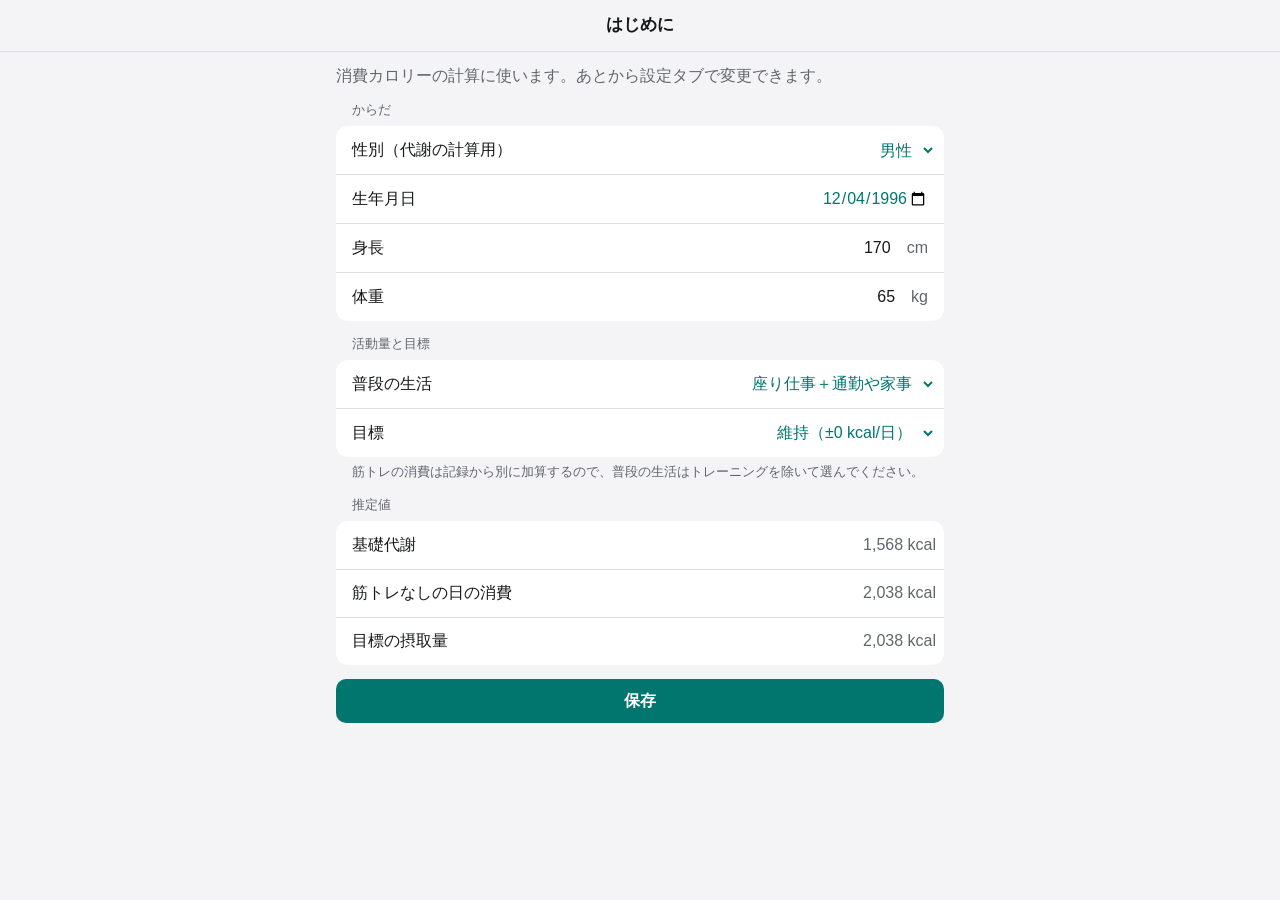
<file: index.html>
<!doctype html>
<html lang="ja">
<head>
  <meta charset="utf-8">
  <meta name="viewport" content="width=device-width, initial-scale=1, viewport-fit=cover">
  <meta http-equiv="Content-Security-Policy" content="default-src 'self'; img-src 'self' data:; connect-src 'self'; object-src 'none'; base-uri 'none'; form-action 'none'">
  <title>筋トレ記録</title>
  <link rel="canonical" href="https://nktakumi.github.io/musclelog/">
  <meta name="google-site-verification" content="HfoTJEQAAYgWiMJGTpiPI_5QAORv-1z4fcdpuI_-7xI">
  <meta name="description" content="筋トレの記録とカロリー収支をまとめて管理するアプリ">
  <meta name="theme-color" content="#f4f4f6" media="(prefers-color-scheme: light)">
  <meta name="theme-color" content="#111214" media="(prefers-color-scheme: dark)">
  <meta name="mobile-web-app-capable" content="yes">
  <meta name="apple-mobile-web-app-capable" content="yes">
  <meta name="apple-mobile-web-app-status-bar-style" content="default">
  <meta name="apple-mobile-web-app-title" content="筋トレ記録">
  <link rel="manifest" href="manifest.webmanifest">
  <link rel="apple-touch-icon" href="icons/icon-180.png">
  <link rel="icon" href="icons/icon-192.png">
  <link rel="stylesheet" href="styles.css">
</head>
<body>
  <div id="app"></div>
  <noscript>このアプリを使うにはJavaScriptを有効にしてください。</noscript>
  <script type="module" src="js/app.js"></script>
</body>
</html>
</file>
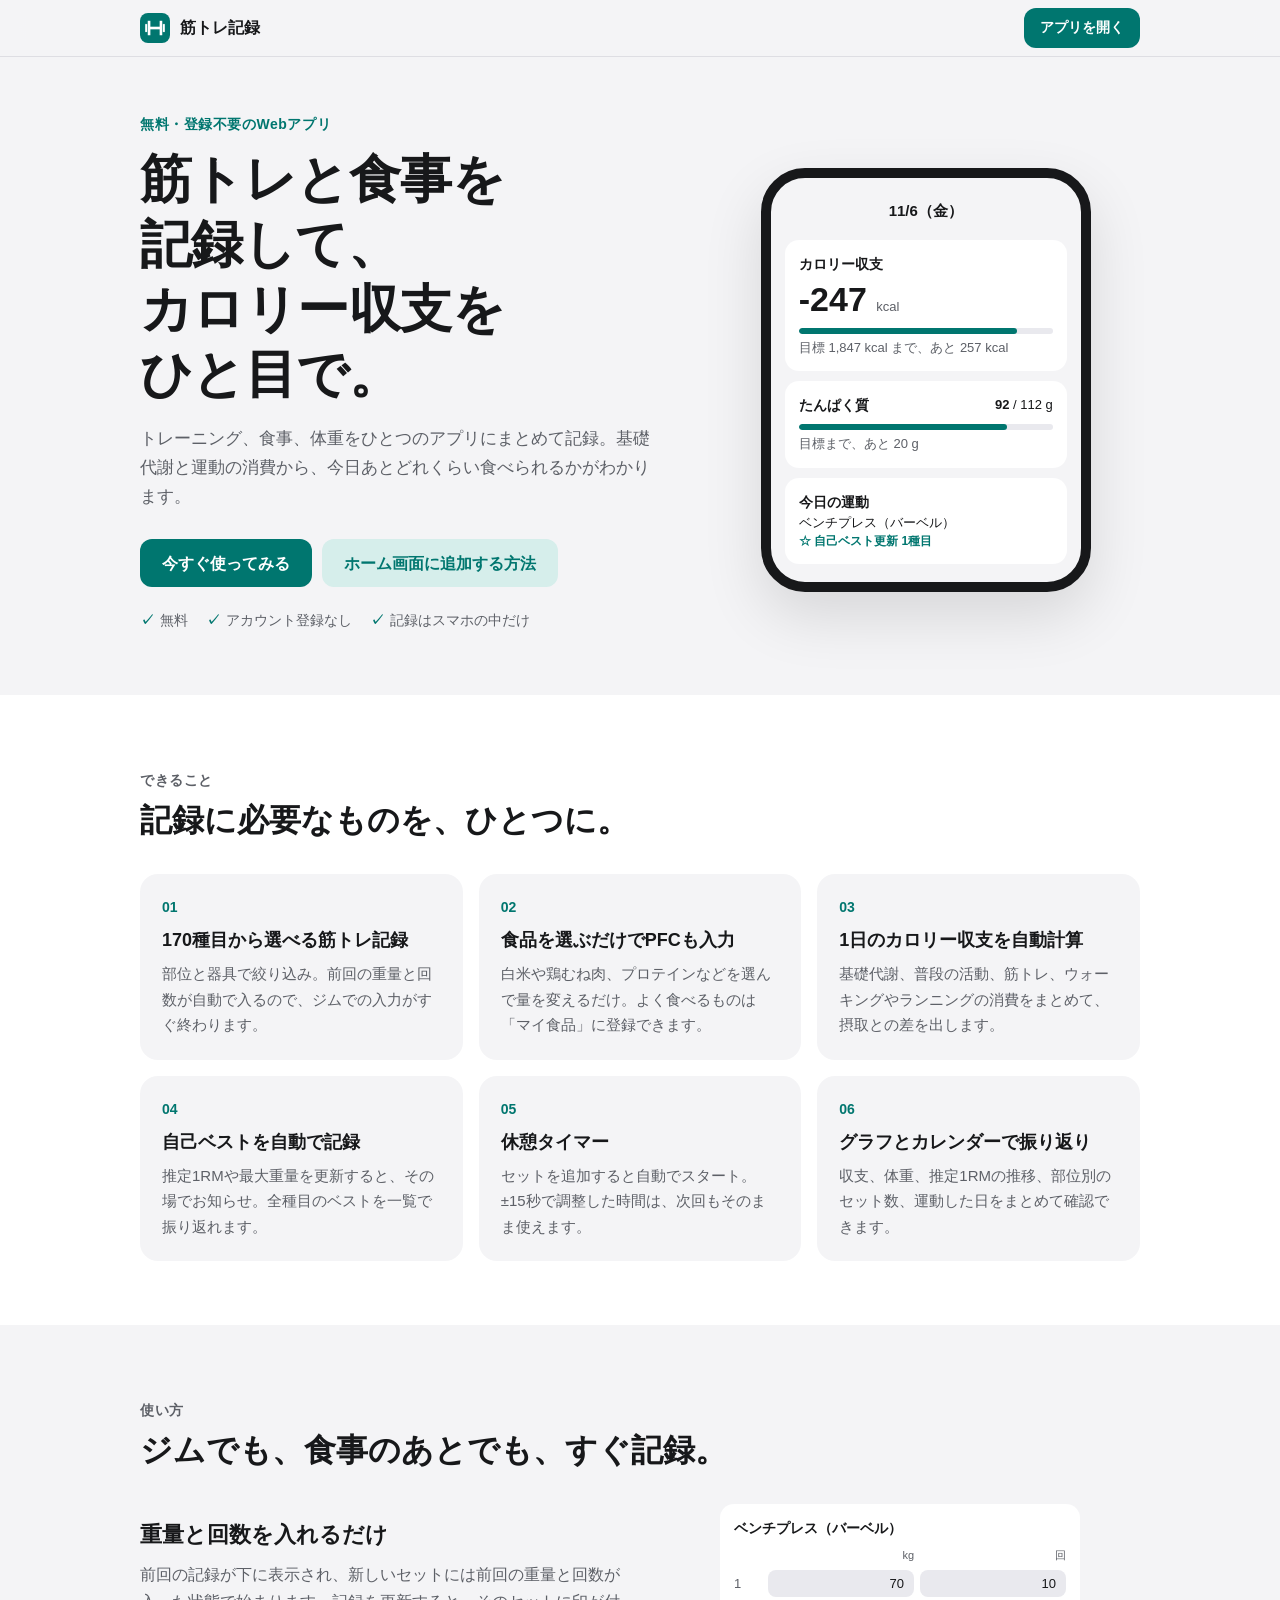
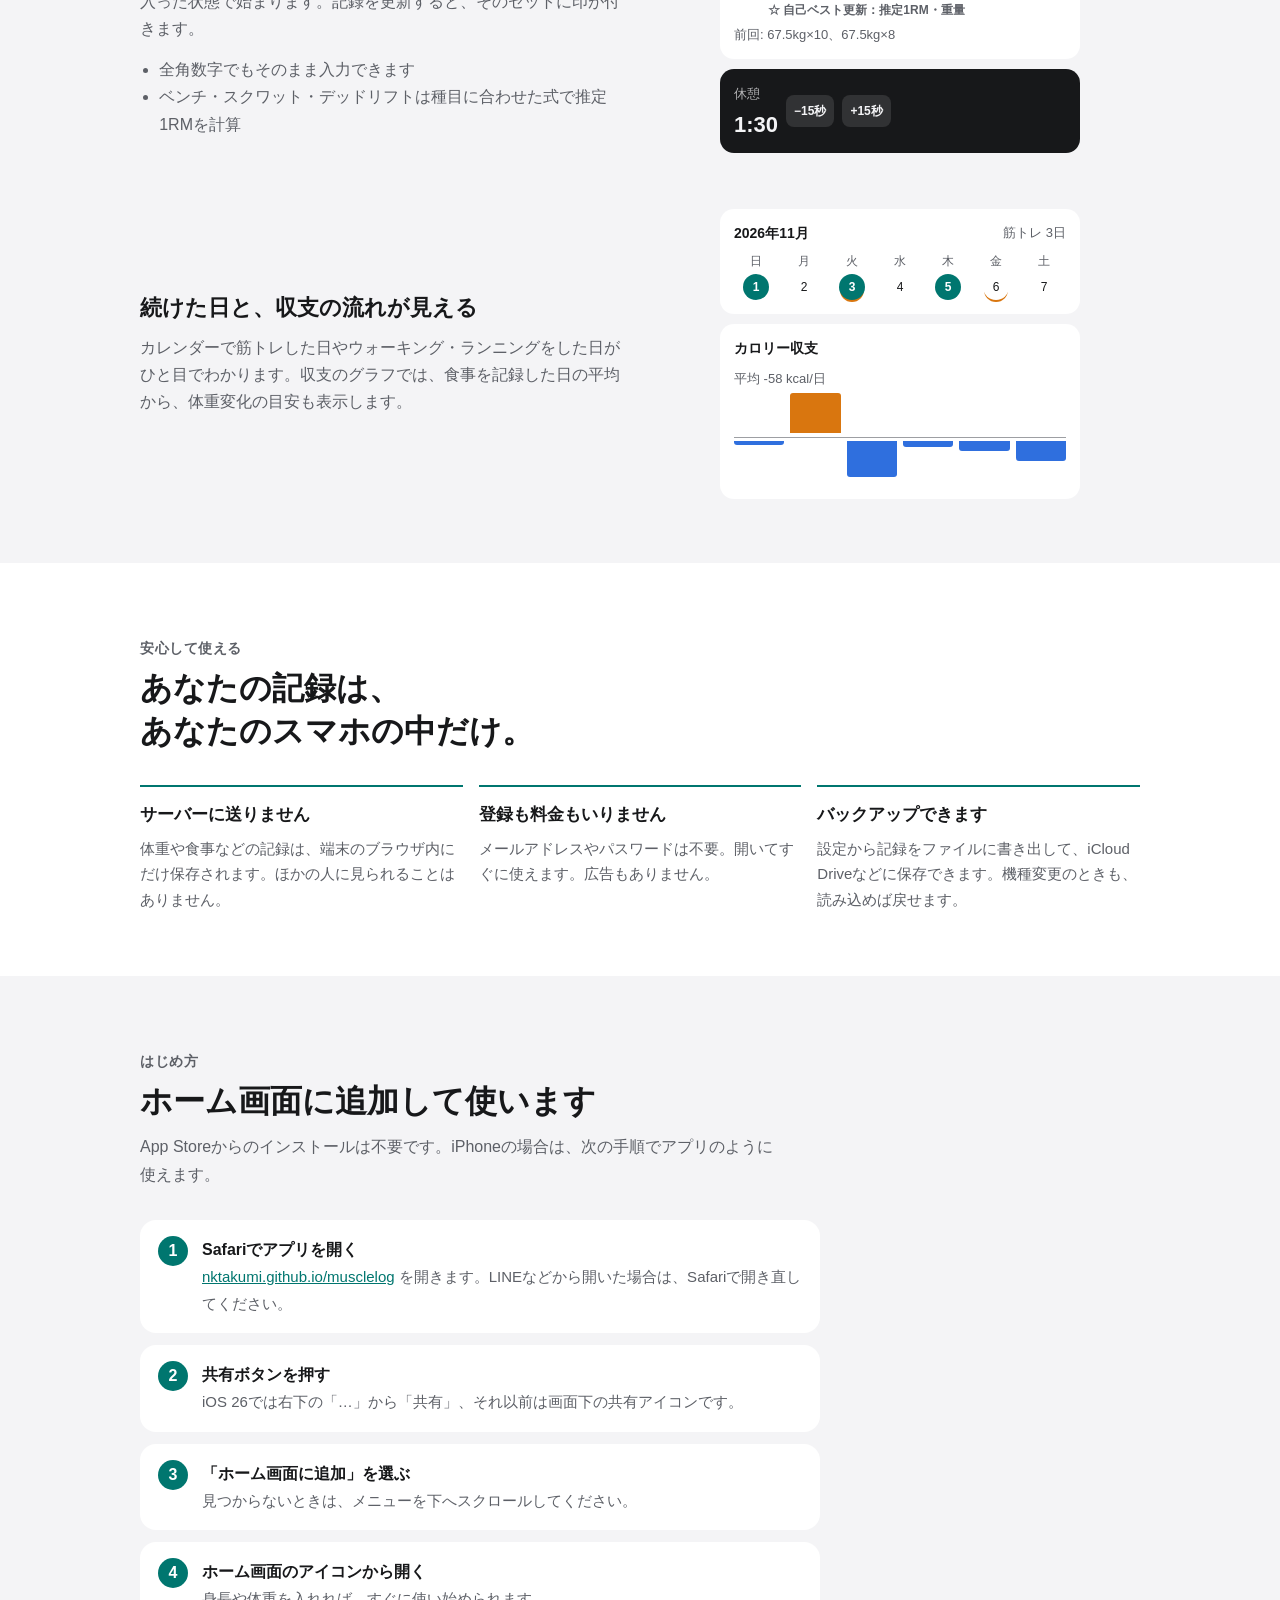
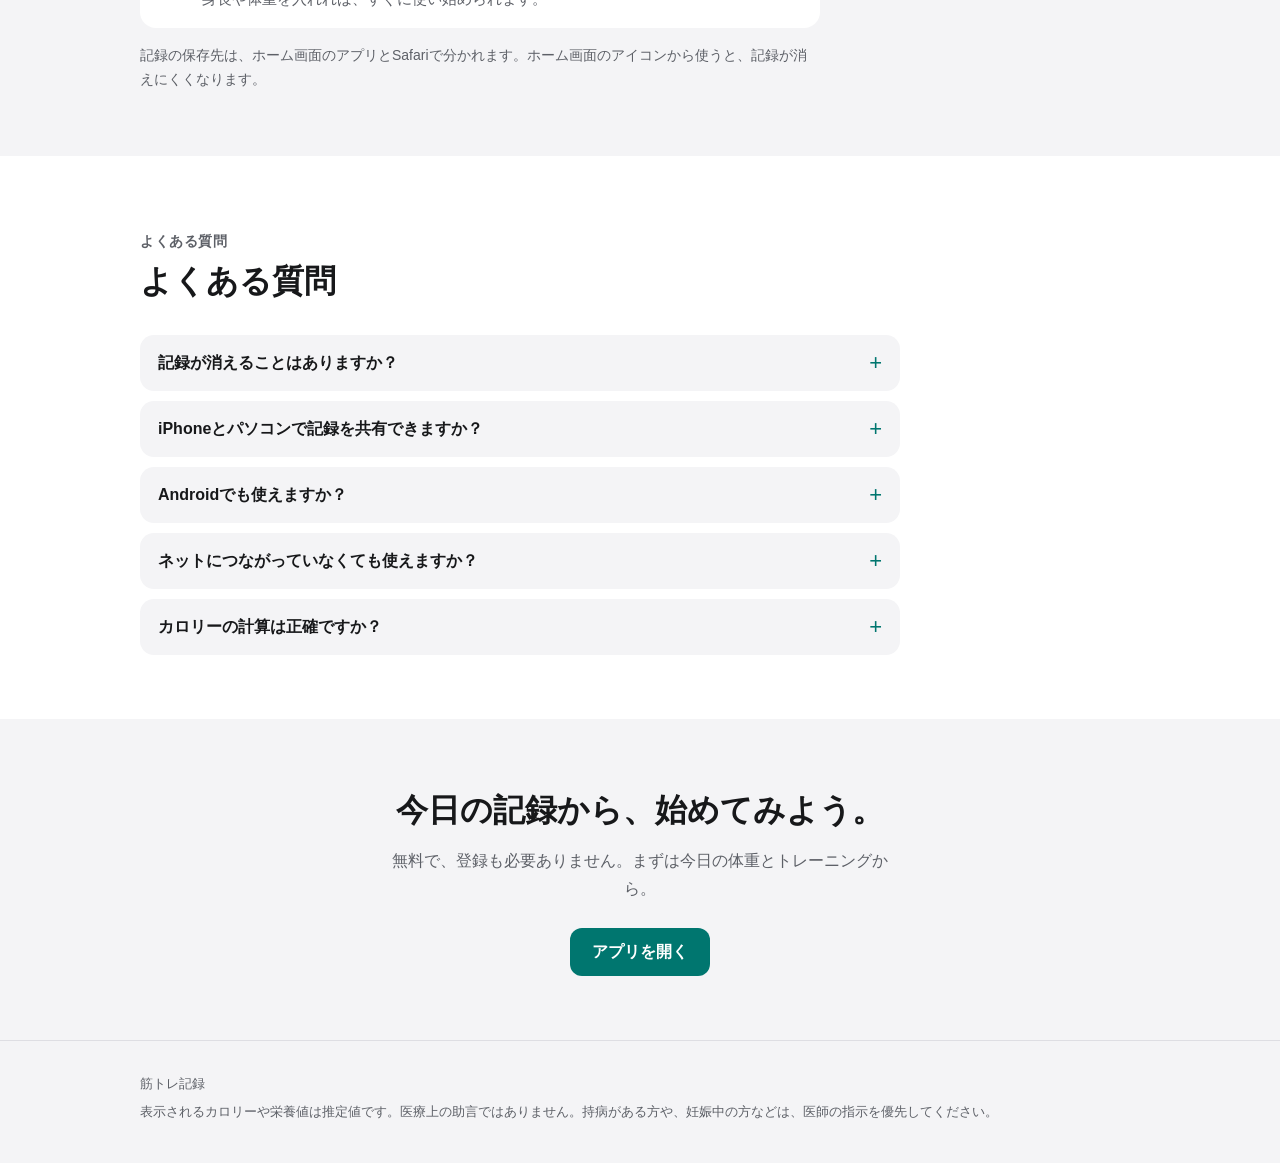
<file: about/index.html>
<!doctype html>
<html lang="ja">
<head>
  <meta charset="utf-8">
  <meta name="viewport" content="width=device-width, initial-scale=1, viewport-fit=cover">
  <meta http-equiv="Content-Security-Policy" content="default-src 'self'; img-src 'self' data:; style-src 'self' 'unsafe-inline'; script-src 'none'; object-src 'none'; base-uri 'none'; form-action 'none'">
  <title>筋トレ記録 — 筋トレとカロリー収支をひとつに</title>
  <meta name="description" content="筋トレ、食事、体重をまとめて記録して、1日のカロリー収支がわかる無料のアプリ。登録不要、記録はあなたのスマホの中だけに保存されます。">
  <link rel="canonical" href="https://nktakumi.github.io/musclelog/about/">
  <meta name="google-site-verification" content="HfoTJEQAAYgWiMJGTpiPI_5QAORv-1z4fcdpuI_-7xI">
  <meta property="og:type" content="website">
  <meta property="og:title" content="筋トレ記録">
  <meta property="og:description" content="筋トレ、食事、体重をまとめて記録して、1日のカロリー収支がわかる無料のアプリ。登録不要。">
  <meta property="og:url" content="https://nktakumi.github.io/musclelog/about/">
  <meta property="og:image" content="https://nktakumi.github.io/musclelog/icons/icon-512.png">
  <meta name="twitter:card" content="summary">
  <meta name="theme-color" content="#f4f4f6" media="(prefers-color-scheme: light)">
  <meta name="theme-color" content="#111214" media="(prefers-color-scheme: dark)">
  <link rel="icon" href="../icons/icon-192.png">
  <link rel="apple-touch-icon" href="../icons/icon-180.png">
  <style>
    :root {
      color-scheme: light dark;
      --bg: #f4f4f6;
      --surface: #ffffff;
      --surface-2: #e9e9ee;
      --text: #17181a;
      --muted: #5d6067;
      --line: #dedee3;
      --accent: #00766f;
      --accent-soft: #d6eeeb;
      --on-accent: #ffffff;
      --deficit: #2f6fde;
      --surplus: #d9760f;
      --shadow: 0 24px 60px rgb(0 0 0 / 0.12);
    }
    @media (prefers-color-scheme: dark) {
      :root {
        --bg: #111214;
        --surface: #1c1d20;
        --surface-2: #2b2c31;
        --text: #f3f3f5;
        --muted: #a3a6ad;
        --line: #34353a;
        --accent: #3fc9bd;
        --accent-soft: #123b38;
        --on-accent: #06211f;
        --deficit: #5b8fe8;
        --surplus: #d97f22;
        --shadow: 0 24px 60px rgb(0 0 0 / 0.5);
      }
    }

    * { box-sizing: border-box; }
    html { -webkit-text-size-adjust: 100%; scroll-behavior: smooth; }
    body {
      margin: 0;
      background: var(--bg);
      color: var(--text);
      font-family: -apple-system, BlinkMacSystemFont, "Hiragino Sans", "Hiragino Kaku Gothic ProN", "Yu Gothic UI", sans-serif;
      font-size: 16px;
      line-height: 1.7;
    }
    h1, h2, h3, p { margin: 0; }
    a { color: var(--accent); }
    .wrap { width: 100%; max-width: 1040px; margin: 0 auto; padding: 0 20px; }
    .tnum { font-variant-numeric: tabular-nums; }
    /* 日本語の見出しが文節の途中で改行されないようにする */
    .kw { display: inline-block; }
    h1, h2, h3 { text-wrap: balance; }

    /* ヘッダー */
    .top {
      position: sticky; top: 0; z-index: 5;
      background: color-mix(in srgb, var(--bg) 88%, transparent);
      backdrop-filter: blur(12px);
      -webkit-backdrop-filter: blur(12px);
      border-bottom: 1px solid var(--line);
      padding-top: env(safe-area-inset-top);
    }
    .top .wrap { display: flex; align-items: center; justify-content: space-between; min-height: 56px; gap: 12px; }
    .brand { display: flex; align-items: center; gap: 10px; font-weight: 700; color: var(--text); text-decoration: none; }
    .brand img { width: 30px; height: 30px; border-radius: 8px; }
    .btn {
      display: inline-flex; align-items: center; justify-content: center;
      min-height: 48px; padding: 0 22px; border-radius: 12px;
      background: var(--accent); color: var(--on-accent);
      font-weight: 700; text-decoration: none; white-space: nowrap;
    }
    .btn.small { min-height: 40px; padding: 0 16px; font-size: 14px; }
    .btn.ghost { background: var(--accent-soft); color: var(--accent); }

    /* ファーストビュー */
    .hero { padding: 56px 0 48px; }
    .hero .wrap { display: grid; grid-template-columns: 1.1fr 0.9fr; gap: 48px; align-items: center; }
    .eyebrow { color: var(--accent); font-weight: 700; font-size: 14px; letter-spacing: 0.04em; }
    .hero h1 { font-size: clamp(32px, 5.4vw, 52px); line-height: 1.25; letter-spacing: -0.01em; margin: 10px 0 18px; }
    .hero .lead { color: var(--muted); font-size: 17px; max-width: 34em; }
    .cta { display: flex; flex-wrap: wrap; gap: 10px; margin-top: 28px; }
    .facts { display: flex; flex-wrap: wrap; gap: 8px 18px; margin-top: 22px; padding: 0; list-style: none; color: var(--muted); font-size: 14px; }
    .facts li::before { content: "✓"; color: var(--accent); font-weight: 700; margin-right: 6px; }

    /* アプリ画面のイメージ（HTMLで描画） */
    .phone {
      justify-self: center;
      width: 100%; max-width: 330px;
      background: var(--bg);
      border: 10px solid var(--text);
      border-radius: 44px;
      padding: 20px 14px 18px;
      box-shadow: var(--shadow);
      display: flex; flex-direction: column; gap: 10px;
    }
    .phone-title { text-align: center; font-weight: 700; font-size: 15px; padding-bottom: 6px; }
    .mock { background: var(--surface); border-radius: 14px; padding: 14px; font-size: 13px; line-height: 1.5; }
    .mock h3 { font-size: 14px; }
    .mock .big { font-size: 34px; font-weight: 800; line-height: 1.2; margin-top: 4px; }
    .mock .big small { font-size: 13px; font-weight: 400; color: var(--muted); }
    .mock .muted { color: var(--muted); }
    .bar { height: 6px; border-radius: 3px; background: var(--surface-2); overflow: hidden; margin: 8px 0 4px; }
    .bar span { display: block; height: 100%; background: var(--accent); border-radius: 3px; }
    .row { display: flex; justify-content: space-between; gap: 8px; }
    .row + .row { margin-top: 2px; }
    .badge { color: var(--accent); font-weight: 700; font-size: 12px; }

    /* セクション */
    section { padding: 64px 0; }
    .section-head { max-width: 640px; margin-bottom: 32px; }
    .section-head h2 { font-size: clamp(24px, 3.6vw, 32px); line-height: 1.35; margin-top: 6px; }
    .section-head p { color: var(--muted); margin-top: 10px; }
    .alt { background: var(--surface); }
    .alt .mock { background: var(--bg); }

    .features { display: grid; grid-template-columns: repeat(3, minmax(0, 1fr)); gap: 16px; }
    .feature { background: var(--surface); border-radius: 18px; padding: 22px; display: flex; flex-direction: column; gap: 8px; }
    .alt .feature { background: var(--bg); }
    .feature .num { color: var(--accent); font-weight: 800; font-size: 14px; }
    .feature h3 { font-size: 18px; line-height: 1.4; }
    .feature p { color: var(--muted); font-size: 15px; }

    .split { display: grid; grid-template-columns: 1fr 1fr; gap: 40px; align-items: center; }
    .split h3 { font-size: 22px; line-height: 1.4; }
    .split .mock h3 { font-size: 14px; line-height: 1.5; }
    .split p { color: var(--muted); margin-top: 10px; }
    .split ul { margin: 14px 0 0; padding-left: 1.2em; color: var(--muted); }
    .split + .split { margin-top: 56px; }
    .stack { display: flex; flex-direction: column; gap: 10px; max-width: 360px; width: 100%; justify-self: center; }

    .sets { display: grid; grid-template-columns: 28px 1fr 1fr; gap: 6px; align-items: center; }
    .sets .cell { background: var(--surface-2); border-radius: 8px; padding: 4px 10px; text-align: right; }
    .sets .head { color: var(--muted); font-size: 11px; text-align: right; }
    .timer {
      display: flex; align-items: center; gap: 8px;
      background: var(--text); color: var(--bg);
      border-radius: 14px; padding: 10px 12px 10px 14px;
    }
    .timer strong { font-size: 22px; flex: 1; }
    .timer span { background: rgb(127 127 127 / 0.25); border-radius: 8px; padding: 6px 8px; font-size: 12px; font-weight: 700; }

    .cal { display: grid; grid-template-columns: repeat(7, 1fr); gap: 4px; text-align: center; font-size: 12px; }
    .cal b { font-weight: 400; color: var(--muted); }
    .cal i { font-style: normal; width: 26px; height: 26px; line-height: 26px; border-radius: 50%; margin: 0 auto; }
    .cal i.on { background: var(--accent); color: var(--on-accent); font-weight: 700; }
    .cal i.walk { box-shadow: 0 3px 0 -1px var(--surplus); }

    .chart { display: flex; align-items: center; gap: 6px; height: 96px; padding: 4px 0; position: relative; }
    .chart::before { content: ""; position: absolute; left: 0; right: 0; top: 50%; border-top: 1px solid var(--muted); opacity: 0.6; }
    .chart span { flex: 1; border-radius: 3px; }
    .chart .minus { background: var(--deficit); align-self: flex-start; margin-top: 48px; border-radius: 0 0 3px 3px; }
    .chart .plus { background: var(--surplus); align-self: flex-end; margin-bottom: 48px; border-radius: 3px 3px 0 0; }

    .privacy { display: grid; grid-template-columns: repeat(3, minmax(0, 1fr)); gap: 16px; }
    .privacy div { border-top: 2px solid var(--accent); padding-top: 14px; }
    .privacy h3 { font-size: 17px; }
    .privacy p { color: var(--muted); font-size: 15px; margin-top: 6px; }

    .steps { counter-reset: step; list-style: none; padding: 0; margin: 0; display: grid; gap: 12px; max-width: 680px; }
    .steps li { counter-increment: step; background: var(--surface); border-radius: 16px; padding: 16px 18px 16px 62px; position: relative; }
    .alt .steps li { background: var(--bg); }
    .steps li::before {
      content: counter(step);
      position: absolute; left: 18px; top: 16px;
      width: 30px; height: 30px; border-radius: 50%;
      background: var(--accent); color: var(--on-accent);
      font-weight: 800; text-align: center; line-height: 30px;
    }
    .steps strong { display: block; }
    .steps span { color: var(--muted); font-size: 15px; }
    .note { margin-top: 16px; color: var(--muted); font-size: 14px; max-width: 680px; }

    details { background: var(--surface); border-radius: 14px; padding: 0 18px; max-width: 760px; }
    details + details { margin-top: 10px; }
    .alt details { background: var(--bg); }
    summary { min-height: 56px; display: flex; align-items: center; font-weight: 700; cursor: pointer; list-style: none; gap: 12px; }
    summary::-webkit-details-marker { display: none; }
    summary::after { content: "+"; margin-left: auto; color: var(--accent); font-size: 22px; font-weight: 400; }
    details[open] summary::after { content: "−"; }
    details p { color: var(--muted); padding-bottom: 18px; }

    .final { text-align: center; }
    .final h2 { font-size: clamp(24px, 3.6vw, 32px); }
    .final p { color: var(--muted); margin: 10px auto 26px; max-width: 32em; }
    footer { padding: 32px 0 calc(40px + env(safe-area-inset-bottom)); color: var(--muted); font-size: 13px; border-top: 1px solid var(--line); }
    footer p + p { margin-top: 6px; }

    @media (max-width: 820px) {
      .hero { padding-top: 36px; }
      .hero .wrap, .split { grid-template-columns: 1fr; gap: 36px; }
      .features, .privacy { grid-template-columns: 1fr; }
      .split .stack { order: 2; }
      section { padding: 48px 0; }
    }
    @media (max-width: 380px) {
      .top .btn { padding: 0 12px; }
      .phone { border-width: 8px; }
    }
  </style>
</head>
<body>
  <header class="top">
    <div class="wrap">
      <a class="brand" href="./"><img src="../icons/icon-192.png" alt="" width="30" height="30">筋トレ記録</a>
      <a class="btn small" href="../">アプリを開く</a>
    </div>
  </header>

  <main>
    <section class="hero">
      <div class="wrap">
        <div>
          <p class="eyebrow">無料・登録不要のWebアプリ</p>
          <h1><span class="kw">筋トレと食事を</span><span class="kw">記録して、</span><br><span class="kw">カロリー収支を</span><span class="kw">ひと目で。</span></h1>
          <p class="lead">トレーニング、食事、体重をひとつのアプリにまとめて記録。基礎代謝と運動の消費から、今日あとどれくらい食べられるかがわかります。</p>
          <div class="cta">
            <a class="btn" href="../">今すぐ使ってみる</a>
            <a class="btn ghost" href="#install">ホーム画面に追加する方法</a>
          </div>
          <ul class="facts">
            <li>無料</li>
            <li>アカウント登録なし</li>
            <li>記録はスマホの中だけ</li>
          </ul>
        </div>

        <div class="phone" aria-label="アプリの「今日」の画面のイメージ" role="img">
          <p class="phone-title">11/6（金）</p>
          <div class="mock">
            <h3>カロリー収支</h3>
            <p class="big tnum">-247 <small>kcal</small></p>
            <div class="bar"><span style="width: 86%"></span></div>
            <p class="muted">目標 1,847 kcal まで、あと 257 kcal</p>
          </div>
          <div class="mock">
            <div class="row"><h3>たんぱく質</h3><span class="tnum"><b>92</b> / 112 g</span></div>
            <div class="bar"><span style="width: 82%"></span></div>
            <p class="muted">目標まで、あと 20 g</p>
          </div>
          <div class="mock">
            <h3>今日の運動</h3>
            <p>ベンチプレス（バーベル）</p>
            <p class="badge">☆ 自己ベスト更新 1種目</p>
          </div>
        </div>
      </div>
    </section>

    <section class="alt" aria-labelledby="features-title">
      <div class="wrap">
        <div class="section-head">
          <p class="eyebrow">できること</p>
          <h2 id="features-title"><span class="kw">記録に必要なものを、</span><span class="kw">ひとつに。</span></h2>
        </div>
        <div class="features">
          <div class="feature">
            <span class="num">01</span>
            <h3>170種目から選べる筋トレ記録</h3>
            <p>部位と器具で絞り込み。前回の重量と回数が自動で入るので、ジムでの入力がすぐ終わります。</p>
          </div>
          <div class="feature">
            <span class="num">02</span>
            <h3>食品を選ぶだけでPFCも入力</h3>
            <p>白米や鶏むね肉、プロテインなどを選んで量を変えるだけ。よく食べるものは「マイ食品」に登録できます。</p>
          </div>
          <div class="feature">
            <span class="num">03</span>
            <h3>1日のカロリー収支を自動計算</h3>
            <p>基礎代謝、普段の活動、筋トレ、ウォーキングやランニングの消費をまとめて、摂取との差を出します。</p>
          </div>
          <div class="feature">
            <span class="num">04</span>
            <h3>自己ベストを自動で記録</h3>
            <p>推定1RMや最大重量を更新すると、その場でお知らせ。全種目のベストを一覧で振り返れます。</p>
          </div>
          <div class="feature">
            <span class="num">05</span>
            <h3>休憩タイマー</h3>
            <p>セットを追加すると自動でスタート。±15秒で調整した時間は、次回もそのまま使えます。</p>
          </div>
          <div class="feature">
            <span class="num">06</span>
            <h3>グラフとカレンダーで振り返り</h3>
            <p>収支、体重、推定1RMの推移、部位別のセット数、運動した日をまとめて確認できます。</p>
          </div>
        </div>
      </div>
    </section>

    <section aria-labelledby="detail-title">
      <div class="wrap">
        <div class="section-head">
          <p class="eyebrow">使い方</p>
          <h2 id="detail-title"><span class="kw">ジムでも、</span><span class="kw">食事のあとでも、</span><span class="kw">すぐ記録。</span></h2>
        </div>

        <div class="split">
          <div>
            <h3>重量と回数を入れるだけ</h3>
            <p>前回の記録が下に表示され、新しいセットには前回の重量と回数が入った状態で始まります。記録を更新すると、そのセットに印が付きます。</p>
            <ul>
              <li>全角数字でもそのまま入力できます</li>
              <li>ベンチ・スクワット・デッドリフトは種目に合わせた式で推定1RMを計算</li>
            </ul>
          </div>
          <div class="stack" role="img" aria-label="筋トレの入力画面と休憩タイマーのイメージ">
            <div class="mock">
              <h3>ベンチプレス（バーベル）</h3>
              <div class="sets" style="margin-top: 8px">
                <span></span><span class="head">kg</span><span class="head">回</span>
                <span class="muted">1</span><span class="cell tnum">70</span><span class="cell tnum">10</span>
              </div>
              <p class="badge" style="margin: 4px 0 0 34px">☆ 自己ベスト更新：推定1RM・重量</p>
              <p class="muted" style="margin-top: 6px">前回: 67.5kg×10、67.5kg×8</p>
            </div>
            <div class="timer"><div><small style="opacity: .7">休憩</small><br><strong class="tnum">1:30</strong></div><span>−15秒</span><span>+15秒</span></div>
          </div>
        </div>

        <div class="split">
          <div>
            <h3>続けた日と、収支の流れが見える</h3>
            <p>カレンダーで筋トレした日やウォーキング・ランニングをした日がひと目でわかります。収支のグラフでは、食事を記録した日の平均から、体重変化の目安も表示します。</p>
          </div>
          <div class="stack" role="img" aria-label="カレンダーと収支グラフのイメージ">
            <div class="mock">
              <div class="row"><h3>2026年11月</h3><span class="muted">筋トレ 3日</span></div>
              <div class="cal" style="margin-top: 8px">
                <b>日</b><b>月</b><b>火</b><b>水</b><b>木</b><b>金</b><b>土</b>
                <i class="on">1</i><i>2</i><i class="on walk">3</i><i>4</i><i class="on">5</i><i class="walk">6</i><i>7</i>
              </div>
            </div>
            <div class="mock">
              <h3>カロリー収支</h3>
              <p class="muted">平均 -58 kcal/日</p>
              <div class="chart" aria-hidden="true">
                <span class="minus" style="height: 4px"></span>
                <span class="plus" style="height: 40px"></span>
                <span class="minus" style="height: 36px"></span>
                <span class="minus" style="height: 6px"></span>
                <span class="minus" style="height: 10px"></span>
                <span class="minus" style="height: 20px"></span>
              </div>
            </div>
          </div>
        </div>
      </div>
    </section>

    <section class="alt" aria-labelledby="privacy-title">
      <div class="wrap">
        <div class="section-head">
          <p class="eyebrow">安心して使える</p>
          <h2 id="privacy-title"><span class="kw">あなたの記録は、</span><span class="kw">あなたのスマホの中だけ。</span></h2>
        </div>
        <div class="privacy">
          <div>
            <h3>サーバーに送りません</h3>
            <p>体重や食事などの記録は、端末のブラウザ内にだけ保存されます。ほかの人に見られることはありません。</p>
          </div>
          <div>
            <h3>登録も料金もいりません</h3>
            <p>メールアドレスやパスワードは不要。開いてすぐに使えます。広告もありません。</p>
          </div>
          <div>
            <h3>バックアップできます</h3>
            <p>設定から記録をファイルに書き出して、iCloud Driveなどに保存できます。機種変更のときも、読み込めば戻せます。</p>
          </div>
        </div>
      </div>
    </section>

    <section id="install" aria-labelledby="install-title">
      <div class="wrap">
        <div class="section-head">
          <p class="eyebrow">はじめ方</p>
          <h2 id="install-title"><span class="kw">ホーム画面に追加して</span><span class="kw">使います</span></h2>
          <p>App Storeからのインストールは不要です。iPhoneの場合は、次の手順でアプリのように使えます。</p>
        </div>
        <ol class="steps">
          <li><strong>Safariでアプリを開く</strong><span><a href="../">nktakumi.github.io/musclelog</a> を開きます。LINEなどから開いた場合は、Safariで開き直してください。</span></li>
          <li><strong>共有ボタンを押す</strong><span>iOS 26では右下の「…」から「共有」、それ以前は画面下の共有アイコンです。</span></li>
          <li><strong>「ホーム画面に追加」を選ぶ</strong><span>見つからないときは、メニューを下へスクロールしてください。</span></li>
          <li><strong>ホーム画面のアイコンから開く</strong><span>身長や体重を入れれば、すぐに使い始められます。</span></li>
        </ol>
        <p class="note">記録の保存先は、ホーム画面のアプリとSafariで分かれます。ホーム画面のアイコンから使うと、記録が消えにくくなります。</p>
      </div>
    </section>

    <section class="alt" aria-labelledby="faq-title">
      <div class="wrap">
        <div class="section-head">
          <p class="eyebrow">よくある質問</p>
          <h2 id="faq-title">よくある質問</h2>
        </div>
        <details>
          <summary>記録が消えることはありますか？</summary>
          <p>普段使っている分には、まず消えません。ただし、アプリをホーム画面から削除したときや、端末を初期化したときは消えます。ときどき設定からバックアップを書き出しておくと安心です。</p>
        </details>
        <details>
          <summary>iPhoneとパソコンで記録を共有できますか？</summary>
          <p>自動では同期されません。書き出したファイルを、もう一方の端末で読み込むと移せます。読み込むと、その端末の記録は置き換わります。</p>
        </details>
        <details>
          <summary>Androidでも使えますか？</summary>
          <p>Chromeで開き、メニューから「ホーム画面に追加」で使えるはずですが、動作はiPhoneでのみ確認しています。</p>
        </details>
        <details>
          <summary>ネットにつながっていなくても使えますか？</summary>
          <p>一度開いていれば、通信がなくても起動して記録できます。</p>
        </details>
        <details>
          <summary>カロリーの計算は正確ですか？</summary>
          <p>基礎代謝はMifflin-St Jeor式、運動の消費はMETsやACSMの式をもとにした推定値です。食品の栄養値も概算なので、目安として使ってください。</p>
        </details>
      </div>
    </section>

    <section class="final">
      <div class="wrap">
        <h2><span class="kw">今日の記録から、</span><span class="kw">始めてみよう。</span></h2>
        <p>無料で、登録も必要ありません。まずは今日の体重とトレーニングから。</p>
        <a class="btn" href="../">アプリを開く</a>
      </div>
    </section>
  </main>

  <footer>
    <div class="wrap">
      <p>筋トレ記録</p>
      <p>表示されるカロリーや栄養値は推定値です。医療上の助言ではありません。持病がある方や、妊娠中の方などは、医師の指示を優先してください。</p>
    </div>
  </footer>
</body>
</html>
</file>
<file: styles.css>
:root {
  color-scheme: light dark;
  --bg: #f4f4f6;
  --surface: #ffffff;
  --surface-2: #e9e9ee;
  --text: #17181a;
  --muted: #62656c;
  --line: #dedee3;
  --accent: #00766f;
  --accent-soft: #d6eeeb;
  --on-accent: #ffffff;
  --danger: #c5281c;
  --deficit: #2f6fde;
  --surplus: #d9760f;
  --grid: #e6e6ea;
  --shadow: 0 8px 30px rgb(0 0 0 / 0.18);
}

@media (prefers-color-scheme: dark) {
  :root {
    --bg: #111214;
    --surface: #1c1d20;
    --surface-2: #2b2c31;
    --text: #f3f3f5;
    --muted: #a3a6ad;
    --line: #34353a;
    --accent: #3fc9bd;
    --accent-soft: #123b38;
    --on-accent: #06211f;
    --danger: #ff7a6e;
    --deficit: #5b8fe8;
    --surplus: #d97f22;
    --grid: #2c2d32;
    --shadow: 0 8px 30px rgb(0 0 0 / 0.5);
  }
}

/* 2回タップでの拡大を止める。2本指での拡大はそのまま使える。 */
* { box-sizing: border-box; -webkit-tap-highlight-color: transparent; touch-action: manipulation; }

html, body { height: 100%; margin: 0; }

body {
  background: var(--bg);
  color: var(--text);
  font-family: -apple-system, BlinkMacSystemFont, "Hiragino Sans", "Hiragino Kaku Gothic ProN", "Yu Gothic UI", sans-serif;
  font-size: 16px;
  line-height: 1.45;
  overscroll-behavior: none;
  -webkit-text-size-adjust: 100%;
}

#app { height: 100dvh; display: flex; flex-direction: column; overflow: hidden; }

.view { flex: 1; min-height: 0; display: flex; flex-direction: column; }

.screen { flex: 1; min-height: 0; overflow-y: auto; -webkit-overflow-scrolling: touch; overscroll-behavior: contain; }

.content {
  width: 100%;
  max-width: 640px;
  margin: 0 auto;
  padding: 12px 16px calc(32px + env(safe-area-inset-bottom));
  display: flex;
  flex-direction: column;
  gap: 14px;
}

h1, h2, p { margin: 0; }

button, input, select, textarea { font: inherit; color: inherit; }

button { background: none; border: 0; padding: 0; cursor: pointer; }
button:disabled { opacity: 0.4; cursor: default; }

:focus-visible { outline: 2px solid var(--accent); outline-offset: 2px; }

/* ---------- ヘッダー ---------- */

.page-header {
  display: grid;
  grid-template-columns: minmax(84px, 1fr) auto minmax(84px, 1fr);
  align-items: center;
  gap: 8px;
  min-height: 52px;
  padding: calc(6px + env(safe-area-inset-top)) 12px 6px;
  background: var(--bg);
  border-bottom: 1px solid var(--line);
}

.page-header h1 { font-size: 17px; font-weight: 700; text-align: center; white-space: nowrap; }
.header-side { display: flex; align-items: center; min-width: 0; }
.header-side.end { justify-content: flex-end; }

/* ---------- ボタン ---------- */

.link { min-height: 44px; padding: 0 4px; color: var(--accent); }
.link.strong { font-weight: 700; }
.link.small { min-height: 36px; font-size: 14px; }
.back { display: inline-flex; align-items: center; gap: 2px; margin-left: -6px; }

.primary, .tonal, .danger {
  min-height: 44px;
  padding: 0 16px;
  border-radius: 10px;
  font-weight: 600;
}
.primary { background: var(--accent); color: var(--on-accent); }
.tonal { background: var(--accent-soft); color: var(--accent); white-space: nowrap; }
.danger { background: var(--danger); color: var(--surface); }
.wide { width: 100%; }
.danger-text { min-height: 44px; color: var(--danger); }
.danger-text.small { font-size: 13px; white-space: nowrap; }

.icon { display: inline-flex; width: 22px; height: 22px; flex: none; }
.icon svg { width: 100%; height: 100%; }

.icon-btn {
  display: inline-flex;
  align-items: center;
  justify-content: center;
  width: 44px;
  height: 44px;
  flex: none;
  border-radius: 10px;
  color: var(--accent);
}
.icon-btn.quiet { color: var(--muted); }
.icon-btn.quiet .icon { width: 18px; height: 18px; }

/* ---------- カード ---------- */

.card {
  background: var(--surface);
  border-radius: 14px;
  padding: 16px;
  display: flex;
  flex-direction: column;
  gap: 8px;
}
.card h2 { font-size: 16px; font-weight: 700; }
.card-row { flex-direction: row; align-items: center; justify-content: space-between; gap: 12px; }
.card-head { display: flex; align-items: center; justify-content: space-between; gap: 12px; min-height: 36px; }
.card-head select { max-width: 62%; text-align: right; text-align-last: right; color: var(--accent); }
.stack-sm { display: flex; flex-direction: column; gap: 2px; }

.hero { font-size: 40px; font-weight: 800; line-height: 1.15; letter-spacing: -0.01em; }
.hero-unit { font-size: 16px; font-weight: 400; color: var(--muted); }
.hero-text { font-size: 19px; font-weight: 700; }
.value { font-size: 20px; font-variant-numeric: tabular-nums; }
.readout { font-size: 19px; font-weight: 700; }

.muted { color: var(--muted); }
.small { font-size: 14px; }
.tiny { font-size: 12px; }
.tnum { font-variant-numeric: tabular-nums; }
.nowrap { white-space: nowrap; }
.intro { color: var(--muted); }

hr { width: 100%; border: 0; border-top: 1px solid var(--line); margin: 4px 0; }

.line { display: flex; justify-content: space-between; gap: 12px; font-size: 15px; }
.line.strong { font-weight: 700; }

.progress { height: 6px; border-radius: 3px; background: var(--surface-2); overflow: hidden; margin-top: 4px; }
.progress-bar { height: 100%; background: var(--accent); border-radius: 3px; }

.notice {
  background: var(--accent-soft);
  border-radius: 14px;
  padding: 12px 14px;
  display: flex;
  flex-direction: column;
  gap: 8px;
  align-items: flex-start;
  font-size: 14px;
}
.notice .tonal { background: var(--surface); }

/* ---------- 一覧とフォーム ---------- */

.section { display: flex; flex-direction: column; gap: 6px; }
.section-title { font-size: 13px; font-weight: 500; color: var(--muted); padding: 0 16px; }
.section-head { display: flex; align-items: center; justify-content: space-between; gap: 8px; padding: 0 4px 0 16px; }
.exercise-name { font-size: 15px; font-weight: 700; }

.group { background: var(--surface); border-radius: 12px; overflow: hidden; }
.group.pad { padding: 4px 0 0; }
.group > * + *, .nested > * + * { border-top: 1px solid var(--line); }
.nested:not(:empty) { border-top: 1px solid var(--line); }

.row {
  display: flex;
  align-items: center;
  gap: 8px;
  min-height: 48px;
  padding: 4px 8px 4px 16px;
}
.row-label { flex: 1 1 auto; min-width: 0; }
.unit { color: var(--muted); padding-right: 8px; }

.row input[type="date"], .row select {
  max-width: 62%;
  border: 0;
  background: transparent;
  color: var(--muted);
  text-align: right;
  text-align-last: right;
  min-height: 40px;
  padding: 0 8px;
}

select { appearance: auto; border: 0; background: transparent; }
.row input[type="date"], .row select { color: var(--accent); }

input.num {
  width: 92px;
  min-height: 40px;
  border: 0;
  background: transparent;
  text-align: right;
  padding: 0 8px;
  font-variant-numeric: tabular-nums;
  border-radius: 8px;
}
input.num:focus { background: var(--surface-2); outline: none; }
input.num[aria-invalid="true"] { color: var(--danger); box-shadow: inset 0 0 0 1px var(--danger); }
input::placeholder, textarea::placeholder { color: var(--muted); opacity: 0.8; }

.text-row { display: block; width: 100%; min-height: 48px; border: 0; background: transparent; padding: 0 16px; }
.text-row:focus { outline: none; }

textarea { display: block; width: 100%; border: 0; background: transparent; padding: 12px 16px; resize: vertical; }
textarea:focus { outline: none; }

.switch { width: 24px; height: 24px; accent-color: var(--accent); margin-right: 8px; }

.list-row {
  display: flex;
  align-items: center;
  justify-content: space-between;
  gap: 10px;
  width: 100%;
  min-height: 48px;
  padding: 8px 12px 8px 16px;
  text-align: left;
}
.list-row > .icon { color: var(--muted); width: 16px; height: 16px; }
.list-main { display: flex; flex-direction: column; min-width: 0; gap: 1px; }
.clamp { display: -webkit-box; -webkit-box-orient: vertical; -webkit-line-clamp: 2; overflow: hidden; }
.list-line { display: flex; align-items: center; }
.list-line .list-row { flex: 1; min-width: 0; }

.add-row {
  display: flex;
  align-items: center;
  gap: 8px;
  width: 100%;
  min-height: 48px;
  padding: 0 16px;
  color: var(--accent);
  text-align: left;
}
.add-row .icon { width: 18px; height: 18px; }
a.add-row { text-decoration: none; }

.footnote { font-size: 13px; color: var(--muted); padding: 0 16px; margin-top: -8px; }

.empty { text-align: center; padding: 24px 12px; font-size: 15px; }
.empty p { color: var(--muted); font-size: 13px; margin-top: 4px; }

.stepper { display: flex; align-items: center; gap: 4px; }
.stepper .tnum { min-width: 52px; text-align: center; }

.segmented { display: flex; background: var(--surface-2); border-radius: 9px; padding: 2px; flex: none; }
.segmented button { flex: 1; min-height: 36px; padding: 0 12px; border-radius: 7px; font-size: 14px; white-space: nowrap; }
.segmented button.active { background: var(--surface); font-weight: 600; box-shadow: 0 1px 2px rgb(0 0 0 / 0.15); }

.date-switch { display: flex; align-items: center; justify-content: space-between; gap: 4px; }
.date-switch input { flex: 1; min-height: 44px; min-width: 0; border: 0; background: var(--surface); border-radius: 10px; text-align: center; padding: 0 8px; }

.search {
  display: flex;
  align-items: center;
  gap: 8px;
  min-height: 44px;
  padding: 0 12px;
  background: var(--surface-2);
  border-radius: 10px;
  color: var(--muted);
}
.search input { flex: 1; min-width: 0; border: 0; background: transparent; color: var(--text); outline: none; -webkit-appearance: none; }
.search .icon { width: 18px; height: 18px; }

/* ---------- セット ---------- */

.set-row {
  display: grid;
  grid-template-columns: 44px minmax(0, 1fr) minmax(0, 1fr) 44px;
  align-items: center;
  gap: 6px;
  padding: 2px 4px 2px 12px;
}
.set-head { font-size: 12px; color: var(--muted); text-align: right; padding-top: 4px; padding-bottom: 0; }
.set-head span:first-child { text-align: left; white-space: nowrap; }
.set-no { color: var(--muted); }
.set-row input.num { width: 100%; background: var(--surface-2); }

/* ---------- グラフ ---------- */

.chart { width: 100%; height: auto; display: block; margin-top: 4px; }
.chart text { font-family: inherit; }
.chart-axis { fill: var(--muted); font-size: 11px; font-variant-numeric: tabular-nums; }
.chart-label { fill: var(--muted); font-size: 12px; font-variant-numeric: tabular-nums; }
.chart-grid { stroke: var(--grid); stroke-width: 1; }
.chart-baseline { stroke: var(--muted); stroke-width: 1; }
.chart-target { stroke: var(--text); stroke-width: 1; stroke-dasharray: 4 3; }
.chart-line { fill: none; stroke: var(--accent); stroke-width: 2; stroke-linejoin: round; stroke-linecap: round; }
.chart-dot { fill: var(--accent); stroke: var(--surface); stroke-width: 2; }
.chart-hit { fill: transparent; cursor: pointer; }
.bar-deficit { fill: var(--deficit); }
.bar-surplus { fill: var(--surplus); }

.legend { display: flex; flex-wrap: wrap; gap: 4px 14px; font-size: 12px; color: var(--muted); }
.legend > span { display: inline-flex; align-items: center; gap: 4px; }
.swatch { width: 10px; height: 10px; border-radius: 2px; display: inline-block; }
.swatch.deficit { background: var(--deficit); }
.swatch.surplus { background: var(--surplus); }
.swatch.target { width: 14px; height: 0; border-top: 1px dashed var(--text); border-radius: 0; }

.daily summary { min-height: 40px; display: flex; align-items: center; font-size: 14px; color: var(--accent); cursor: pointer; list-style: none; }
.daily summary::-webkit-details-marker { display: none; }
.daily table { width: 100%; border-collapse: collapse; font-size: 13px; }
.daily th { text-align: right; font-weight: 500; color: var(--muted); padding: 4px 0; }
.daily th:first-child, .daily td:first-child { text-align: left; }
.daily td { text-align: right; padding: 4px 0; border-top: 1px solid var(--line); }

/* ---------- タブバー ---------- */

.tabbar {
  display: flex;
  flex: none;
  background: var(--surface);
  border-top: 1px solid var(--line);
  padding-bottom: env(safe-area-inset-bottom);
}
.tabbar button {
  flex: 1;
  min-height: 52px;
  padding: 6px 0 4px;
  display: flex;
  flex-direction: column;
  align-items: center;
  gap: 2px;
  font-size: 11px;
  color: var(--muted);
}
.tabbar button.active { color: var(--accent); font-weight: 600; }

/* ---------- 重なる表示 ---------- */

.overlay {
  position: fixed;
  inset: 0;
  z-index: 20;
  display: flex;
  align-items: center;
  justify-content: center;
  padding: 24px;
  background: rgb(0 0 0 / 0.4);
}
.dialog {
  width: 100%;
  max-width: 320px;
  background: var(--surface);
  border-radius: 16px;
  padding: 18px;
  display: flex;
  flex-direction: column;
  gap: 14px;
  box-shadow: var(--shadow);
}
.dialog-actions { display: grid; grid-template-columns: 1fr 1fr; gap: 8px; }
.dialog .tonal.wide { background: var(--accent-soft); }
.dialog-actions button:first-child { min-height: 44px; border-radius: 10px; background: var(--surface-2); }

.toast {
  position: fixed;
  left: 16px;
  right: 16px;
  bottom: calc(84px + env(safe-area-inset-bottom));
  z-index: 30;
  max-width: 480px;
  margin: 0 auto;
  padding: 12px 14px;
  border-radius: 12px;
  background: var(--text);
  color: var(--bg);
  font-size: 14px;
  text-align: center;
  box-shadow: var(--shadow);
}

.visually-hidden { position: absolute; width: 1px; height: 1px; overflow: hidden; clip-path: inset(50%); }

@media (prefers-reduced-motion: no-preference) {
  .view { animation: fade-in 0.14s ease-out; }
  @keyframes fade-in { from { opacity: 0.6; } to { opacity: 1; } }
}

/* ---------- 自己ベストと部位別 ---------- */

.record { display: inline-flex; align-items: center; gap: 4px; color: var(--accent); font-weight: 600; }
.record .icon { width: 15px; height: 15px; }
.record[hidden] { display: none; }
.set-record { display: flex; font-size: 13px; padding: 0 12px 6px 62px; }

.muscle-list { display: flex; flex-direction: column; gap: 8px; margin-top: 2px; }
.muscle-row { display: grid; grid-template-columns: 3em minmax(0, 1fr) 4.5em; align-items: center; gap: 8px; font-size: 14px; }
.muscle-track { height: 10px; }
.muscle-bar { display: block; height: 100%; min-width: 0; background: var(--accent); border-radius: 0 4px 4px 0; }
.muscle-value { text-align: right; color: var(--muted); font-size: 13px; }

.best-row { padding: 8px 0; border-top: 1px solid var(--line); display: flex; flex-direction: column; gap: 1px; }
.chart-label { paint-order: stroke; stroke: var(--surface); stroke-width: 3px; stroke-linejoin: round; }

/* ---------- カレンダー ---------- */

.cal-head { display: grid; grid-template-columns: 44px 1fr 44px; align-items: center; }
.cal-title { text-align: center; }
.cal-grid { display: grid; grid-template-columns: repeat(7, minmax(0, 1fr)); gap: 2px; }
.cal-week { text-align: center; font-size: 12px; color: var(--muted); padding: 2px 0 4px; }
.cal-cell { min-height: 44px; }
.cal-day {
  display: flex;
  flex-direction: column;
  align-items: center;
  justify-content: center;
  gap: 2px;
  border-radius: 10px;
  font-size: 15px;
}
.cal-num { width: 30px; height: 30px; line-height: 30px; border-radius: 50%; text-align: center; }
.cal-dot { width: 5px; height: 5px; border-radius: 50%; }
.cal-day.has-strength .cal-num { background: var(--accent); color: var(--on-accent); font-weight: 700; }
.cal-day.has-cardio .cal-dot { background: var(--surplus); }
.cal-day.is-today .cal-num { box-shadow: inset 0 0 0 2px var(--accent); }
.cal-day.has-strength.is-today .cal-num { box-shadow: inset 0 0 0 2px var(--accent), inset 0 0 0 4px var(--surface); }
.cal-day.is-selected { background: var(--surface-2); }
.swatch.strength { background: var(--accent); border-radius: 50%; }
.swatch.cardio { width: 6px; height: 6px; background: var(--surplus); border-radius: 50%; }

.filter-bar { display: flex; align-items: center; justify-content: space-between; padding: 0 4px 0 16px; font-size: 14px; font-weight: 600; }

/* ---------- 休憩タイマー ---------- */

.timer-btn { display: inline-flex; align-items: center; gap: 4px; }
.timer-btn .icon { width: 18px; height: 18px; }

.rest-bar {
  position: fixed;
  left: 12px;
  right: 12px;
  bottom: calc(64px + env(safe-area-inset-bottom));
  z-index: 15;
  max-width: 560px;
  margin: 0 auto;
  display: flex;
  align-items: center;
  gap: 6px;
  padding: 8px 8px 8px 16px;
  border-radius: 16px;
  background: var(--text);
  color: var(--bg);
  box-shadow: var(--shadow);
}
.rest-main { flex: 1; min-width: 0; display: flex; flex-direction: column; line-height: 1.15; }
.rest-label { font-size: 12px; opacity: 0.75; }
.rest-time { font-size: 24px; font-weight: 700; white-space: nowrap; }
.rest-bar.is-done { background: var(--accent); color: var(--on-accent); }
.rest-bar.is-done .rest-time { font-size: 17px; }
.rest-adjust, .rest-stop { min-height: 44px; padding: 0 10px; border-radius: 10px; font-size: 14px; font-weight: 600; white-space: nowrap; }
.rest-adjust { background: rgb(127 127 127 / 0.25); }
.rest-stop { background: var(--bg); color: var(--text); }
body.resting .content { padding-bottom: calc(120px + env(safe-area-inset-bottom)); }
body.resting .toast { bottom: calc(140px + env(safe-area-inset-bottom)); }
</file>
